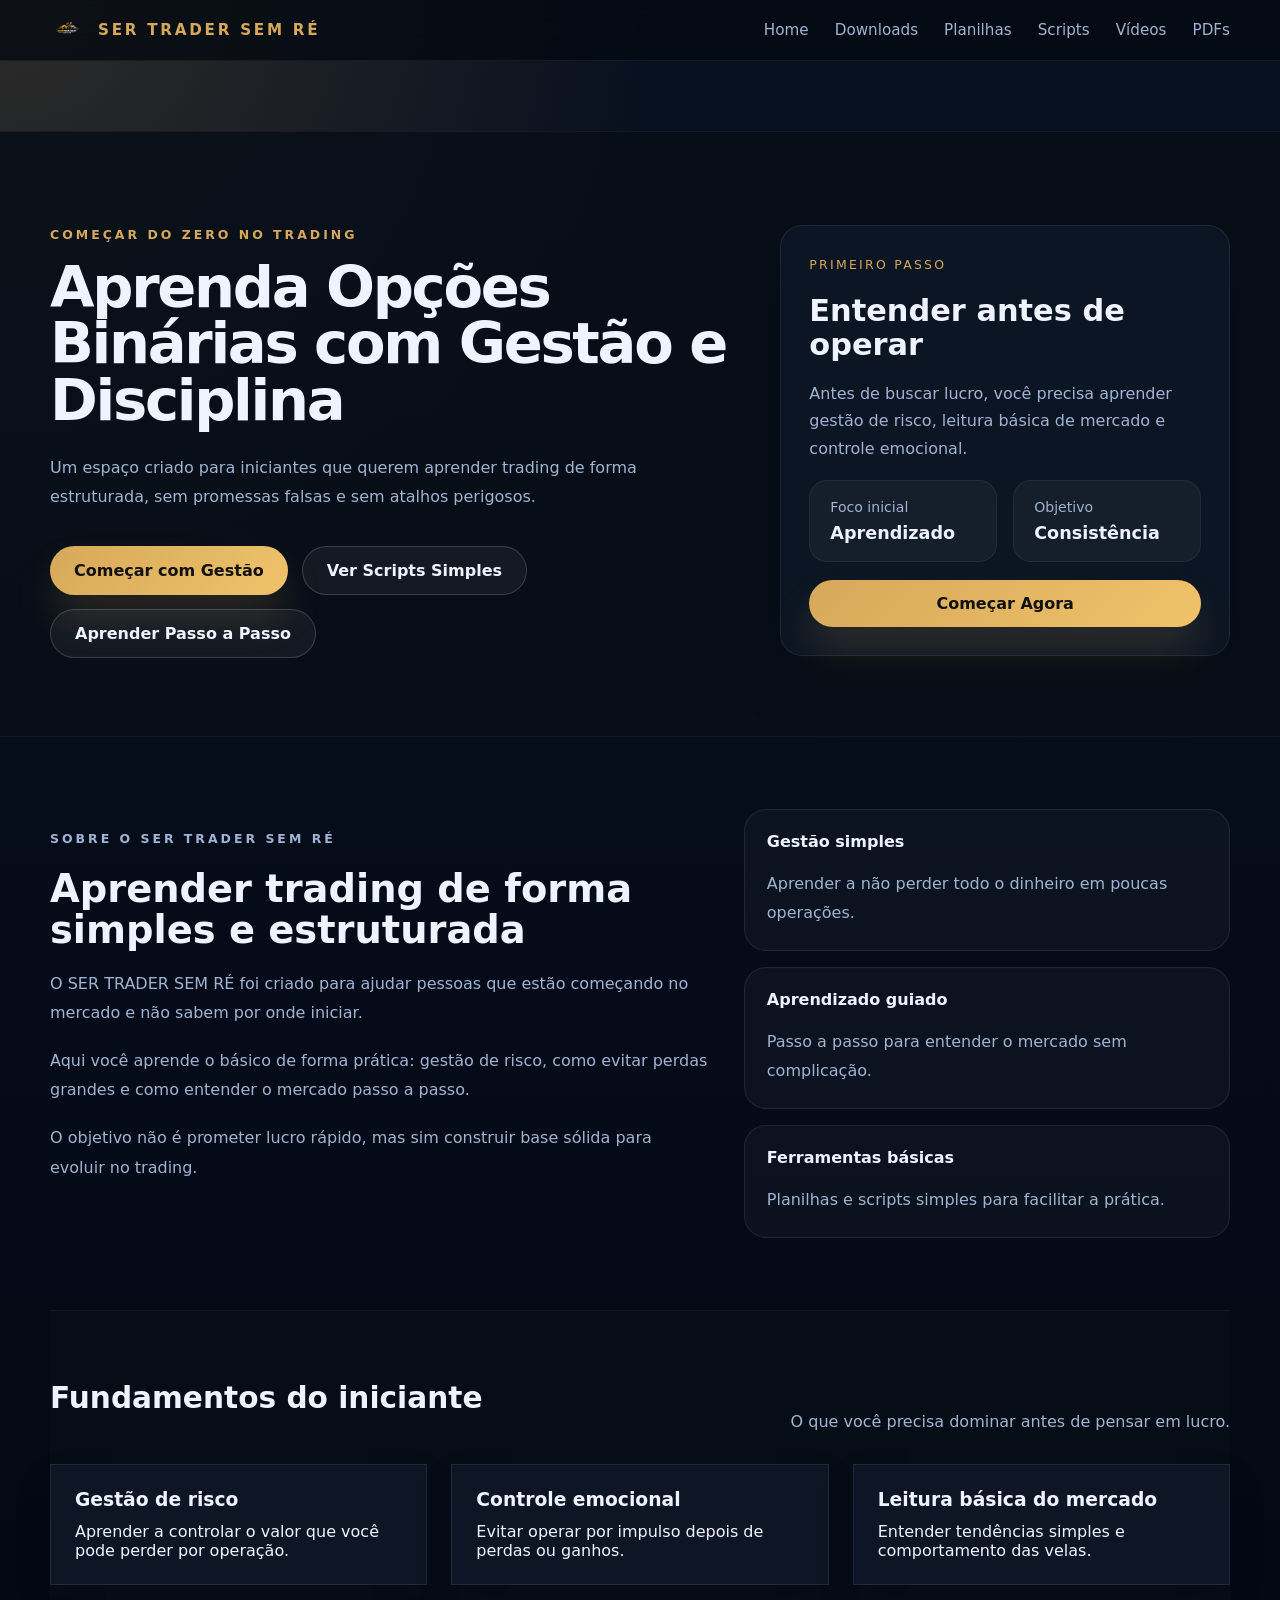
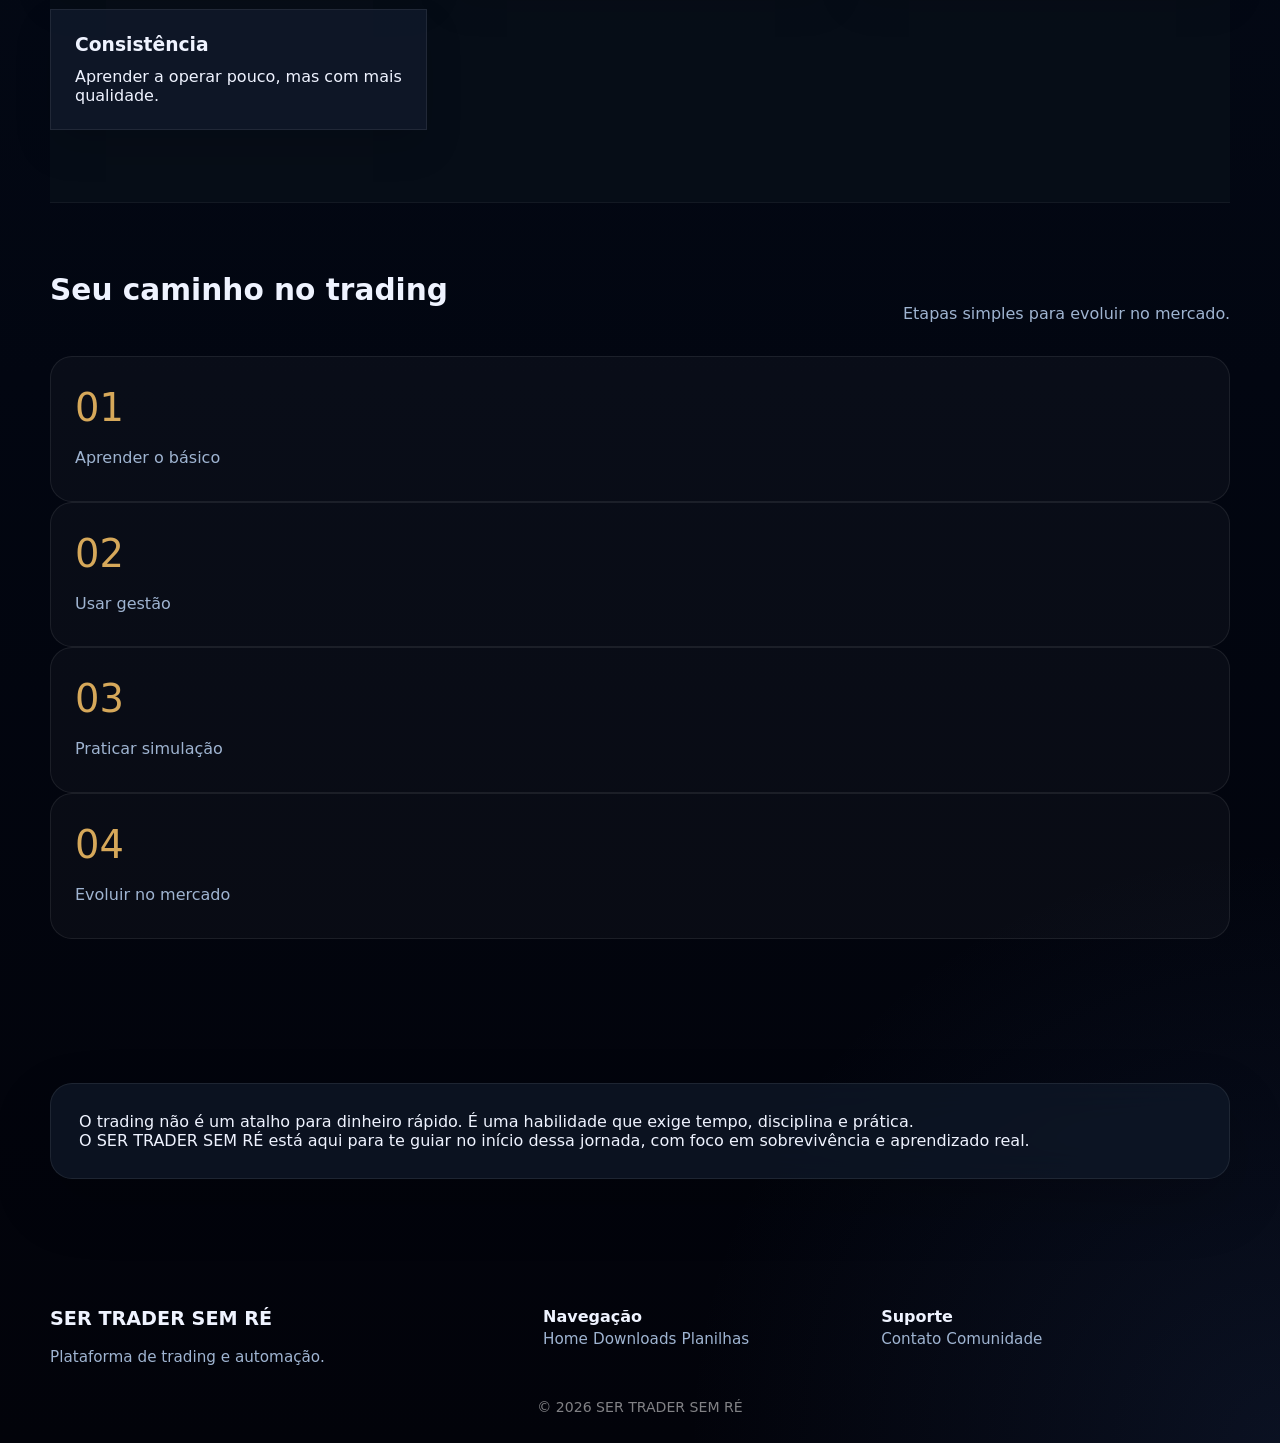
<file: index.html>
﻿<!DOCTYPE html>
<html lang="pt-BR">
<head>
  <meta charset="UTF-8">
  <meta name="viewport" content="width=device-width, initial-scale=1.0">
  <title>SER TRADER SEM RÉ | Aprender Trading do Zero</title>
  <link rel="icon" href="assets/img/logo.png">
  <link rel="stylesheet" href="assets/css/style.css">
</head>

<body>

  <div id="loader" class="loader">
    <div class="spinner"></div>
  </div>

  <!-- HEADER -->
  <div id="header"></div>

  <script>
    fetch("header.html")
      .then(res => res.text())
      .then(data => {
        document.getElementById("header").innerHTML = data;
      });
  </script>

  <main>

    <!-- HERO: INICIANTE -->
    <section class="hero section-dark">
      <div class="container hero-grid">

        <div class="hero-copy">
          <span class="eyebrow">COMEÇAR DO ZERO NO TRADING</span>

          <h1>Aprenda Opções Binárias com Gestão e Disciplina</h1>

          <p>
            Um espaço criado para iniciantes que querem aprender trading de forma estruturada, 
            sem promessas falsas e sem atalhos perigosos.
          </p>

          <div class="hero-actions">
            <a href="planilhas.html" class="btn btn-gold">Começar com Gestão</a>
            <a href="scripts.html" class="btn btn-outline">Ver Scripts Simples</a>
            <a href="videos.html" class="btn btn-outline">Aprender Passo a Passo</a>
          </div>
        </div>

        <aside class="hero-panel glass-card">
          <div class="highlight-card">

            <p class="label">Primeiro Passo</p>

            <h2>Entender antes de operar</h2>

            <p>
              Antes de buscar lucro, você precisa aprender gestão de risco, leitura básica de mercado e controle emocional.
            </p>

            <div class="stats-row">
              <div>
                <span>Foco inicial</span>
                <strong>Aprendizado</strong>
              </div>

              <div>
                <span>Objetivo</span>
                <strong>Consistência</strong>
              </div>
            </div>

            <a href="planilhas.html" class="btn btn-gold btn-full">Começar Agora</a>

          </div>
        </aside>

      </div>
    </section>

    <!-- SOBRE O PROJETO -->
    <section class="section container about-section">

      <div class="about-grid">

        <div>
          <p class="eyebrow">Sobre o SER TRADER SEM RÉ</p>

          <h2>Aprender trading de forma simples e estruturada</h2>

          <p>
            O SER TRADER SEM RÉ foi criado para ajudar pessoas que estão começando no mercado e não sabem por onde iniciar.
          </p>

          <p>
            Aqui você aprende o básico de forma prática: gestão de risco, como evitar perdas grandes e como entender o mercado passo a passo.
          </p>

          <p>
            O objetivo não é prometer lucro rápido, mas sim construir base sólida para evoluir no trading.
          </p>
        </div>

        <div class="about-points">

          <div class="point">
            <strong>Gestão simples</strong>
            <p>Aprender a não perder todo o dinheiro em poucas operações.</p>
          </div>

          <div class="point">
            <strong>Aprendizado guiado</strong>
            <p>Passo a passo para entender o mercado sem complicação.</p>
          </div>

          <div class="point">
            <strong>Ferramentas básicas</strong>
            <p>Planilhas e scripts simples para facilitar a prática.</p>
          </div>

        </div>

      </div>

    </section>

    <!-- FUNDAMENTOS -->
    <section class="section section-dark container">

      <div class="section-title-row">
        <h2>Fundamentos do iniciante</h2>
        <p>O que você precisa dominar antes de pensar em lucro.</p>
      </div>

      <div class="grid card-grid">

        <article class="mini-card">
          <h3>Gestão de risco</h3>
          <p>Aprender a controlar o valor que você pode perder por operação.</p>
        </article>

        <article class="mini-card">
          <h3>Controle emocional</h3>
          <p>Evitar operar por impulso depois de perdas ou ganhos.</p>
        </article>

        <article class="mini-card">
          <h3>Leitura básica do mercado</h3>
          <p>Entender tendências simples e comportamento das velas.</p>
        </article>

        <article class="mini-card">
          <h3>Consistência</h3>
          <p>Aprender a operar pouco, mas com mais qualidade.</p>
        </article>

      </div>

    </section>

    <!-- CAMINHO -->
    <section class="section container">

      <div class="section-title-row">
        <h2>Seu caminho no trading</h2>
        <p>Etapas simples para evoluir no mercado.</p>
      </div>

      <div class="stats-grid">

        <div class="stat-card">
          <span>01</span>
          <p>Aprender o básico</p>
        </div>

        <div class="stat-card">
          <span>02</span>
          <p>Usar gestão</p>
        </div>

        <div class="stat-card">
          <span>03</span>
          <p>Praticar simulação</p>
        </div>

        <div class="stat-card">
          <span>04</span>
          <p>Evoluir no mercado</p>
        </div>

      </div>

    </section>

    <!-- FECHAMENTO -->
    <section class="section container">

      <div class="about-us-content glass-card p-4">

        <p>
          O trading não é um atalho para dinheiro rápido. É uma habilidade que exige tempo, disciplina e prática.
        </p>

        <p>
          O SER TRADER SEM RÉ está aqui para te guiar no início dessa jornada, com foco em sobrevivência e aprendizado real.
        </p>

      </div>

    </section>

  </main>

  <!-- FOOTER -->
  <div id="footer"></div>

  <script>
    fetch("footer.html")
      .then(res => res.text())
      .then(data => {
        document.getElementById("footer").innerHTML = data;
      });
  </script>

  <script src="assets/js/script.js"></script>

</body>
</html>
</file>
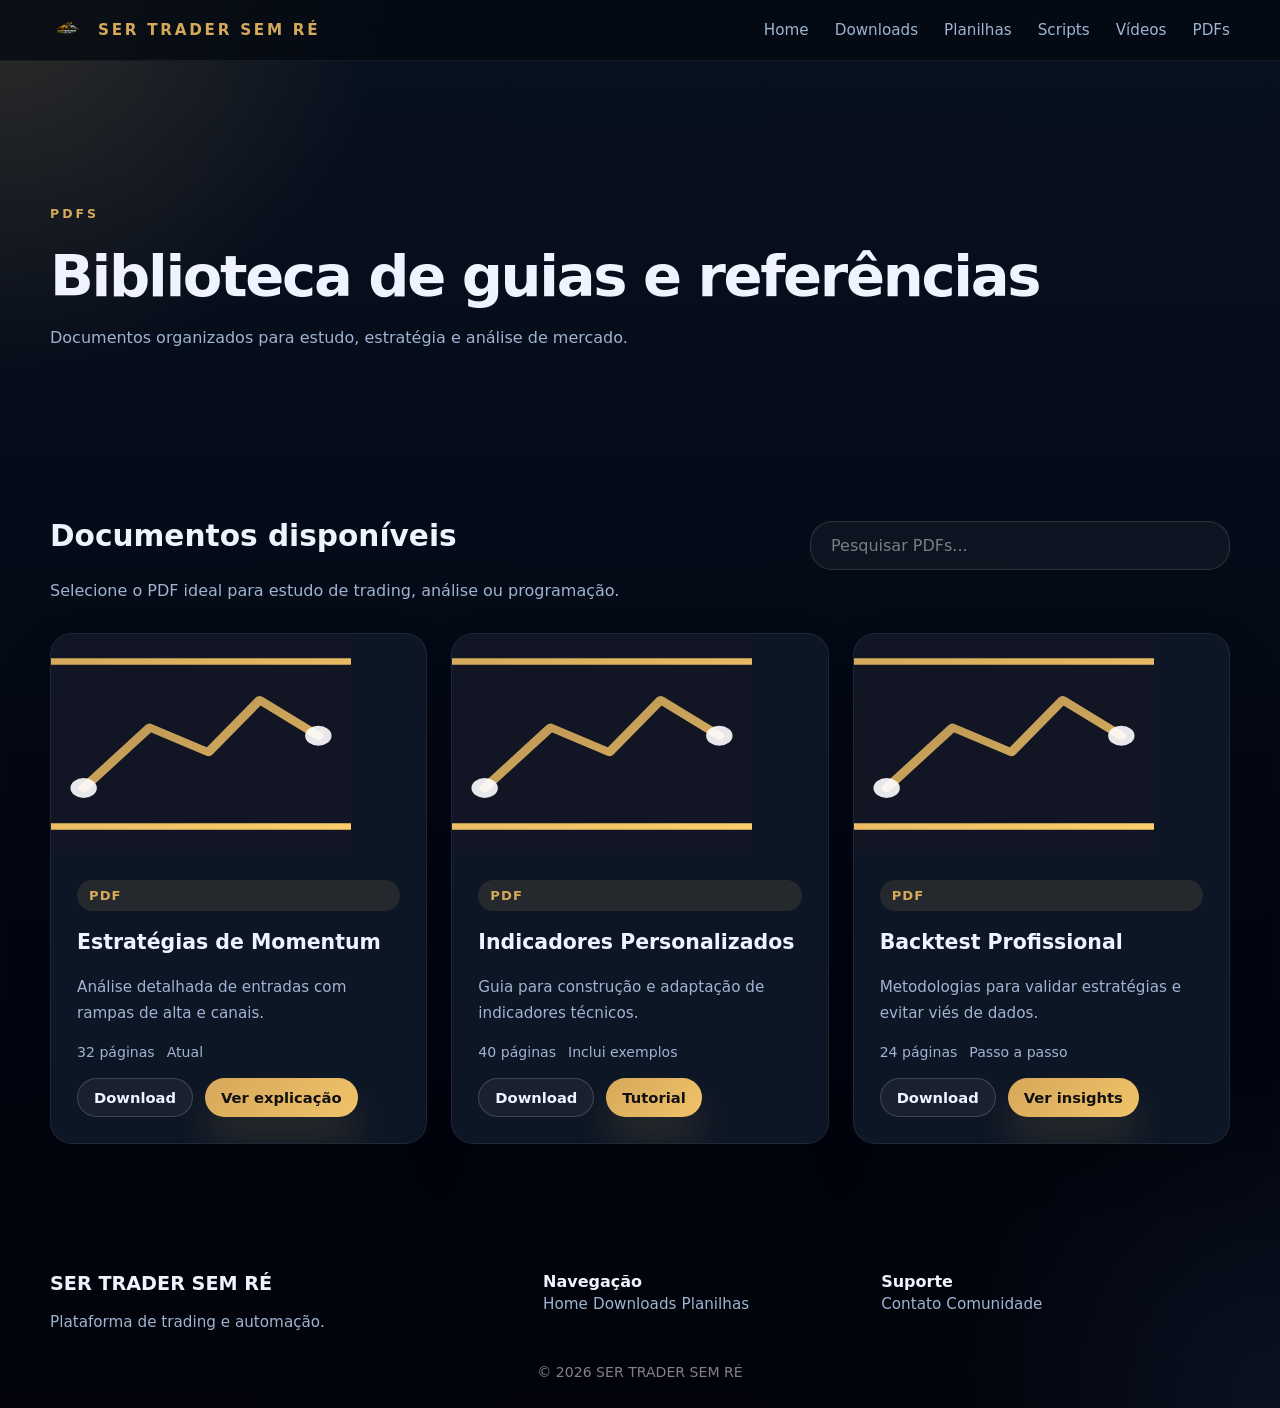
<file: pdfs.html>
<!DOCTYPE html>
<html lang="pt-BR">
<head>
  <meta charset="UTF-8">
  <meta name="viewport" content="width=device-width, initial-scale=1.0">
  <title>PDFs | SER TRADER SEM RÉ</title>
  <link rel="icon" href="assets/img/logo.png">
  <link rel="stylesheet" href="assets/css/style.css">
</head>
<body>
  <div id="loader" class="loader">
    <div class="spinner"></div>
  </div>
  <!-- Atualize apenas os href="#" para os links reais de download e tutorial. -->

  <div id="header"></div>

<script>
fetch("header.html")
  .then(res => res.text())
  .then(data => {
    document.getElementById("header").innerHTML = data;
  });
</script>
  <main>
    <section class="section container page-intro">
      <span class="eyebrow">PDFs</span>
      <h1>Biblioteca de guias e referências</h1>
      <p>Documentos organizados para estudo, estratégia e análise de mercado.</p>
    </section>

    <section class="section container">
      <div class="section-title-row">
        <div>
          <h2>Documentos disponíveis</h2>
          <p>Selecione o PDF ideal para estudo de trading, análise ou programação.</p>
        </div>
        <input id="searchInput" type="search" placeholder="Pesquisar PDFs..." oninput="filterCards()">
      </div>
      <div class="grid card-grid">
        <article class="card" data-category="pdf">
          <img src="assets/img/placeholder.svg" alt="PDF estratégias" class="card-img">
          <div class="card-body">
            <span class="tag">PDF</span>
            <h3>Estratégias de Momentum</h3>
            <p>Análise detalhada de entradas com rampas de alta e canais.</p>
            <ul class="card-meta">
              <li>32 páginas</li>
              <li>Atual</li>
            </ul>
            <div class="card-actions">
              <a href="#" class="btn btn-outline small">Download</a>
              <a href="#" class="btn btn-gold small">Ver explicação</a>
            </div>
          </div>
        </article>

        <article class="card" data-category="pdf">
          <img src="assets/img/placeholder.svg" alt="PDF indicadores" class="card-img">
          <div class="card-body">
            <span class="tag">PDF</span>
            <h3>Indicadores Personalizados</h3>
            <p>Guia para construção e adaptação de indicadores técnicos.</p>
            <ul class="card-meta">
              <li>40 páginas</li>
              <li>Inclui exemplos</li>
            </ul>
            <div class="card-actions">
              <a href="#" class="btn btn-outline small">Download</a>
              <a href="#" class="btn btn-gold small">Tutorial</a>
            </div>
          </div>
        </article>

        <article class="card" data-category="pdf">
          <img src="assets/img/placeholder.svg" alt="PDF backtest" class="card-img">
          <div class="card-body">
            <span class="tag">PDF</span>
            <h3>Backtest Profissional</h3>
            <p>Metodologias para validar estratégias e evitar viés de dados.</p>
            <ul class="card-meta">
              <li>24 páginas</li>
              <li>Passo a passo</li>
            </ul>
            <div class="card-actions">
              <a href="#" class="btn btn-outline small">Download</a>
              <a href="videos.html" class="btn btn-gold small">Ver insights</a>
            </div>
          </div>
        </article>
      </div>
    </section>
  </main>

  <button id="topButton" class="back-to-top" onclick="scrollToTop()" aria-label="Voltar ao topo">↑</button>

<div id="footer"></div>

<script>
fetch("footer.html")
  .then(res => res.text())
  .then(data => {
    document.getElementById("footer").innerHTML = data;
  });
</script>

  <script src="assets/js/script.js"></script>
</body>
</html>
</file>
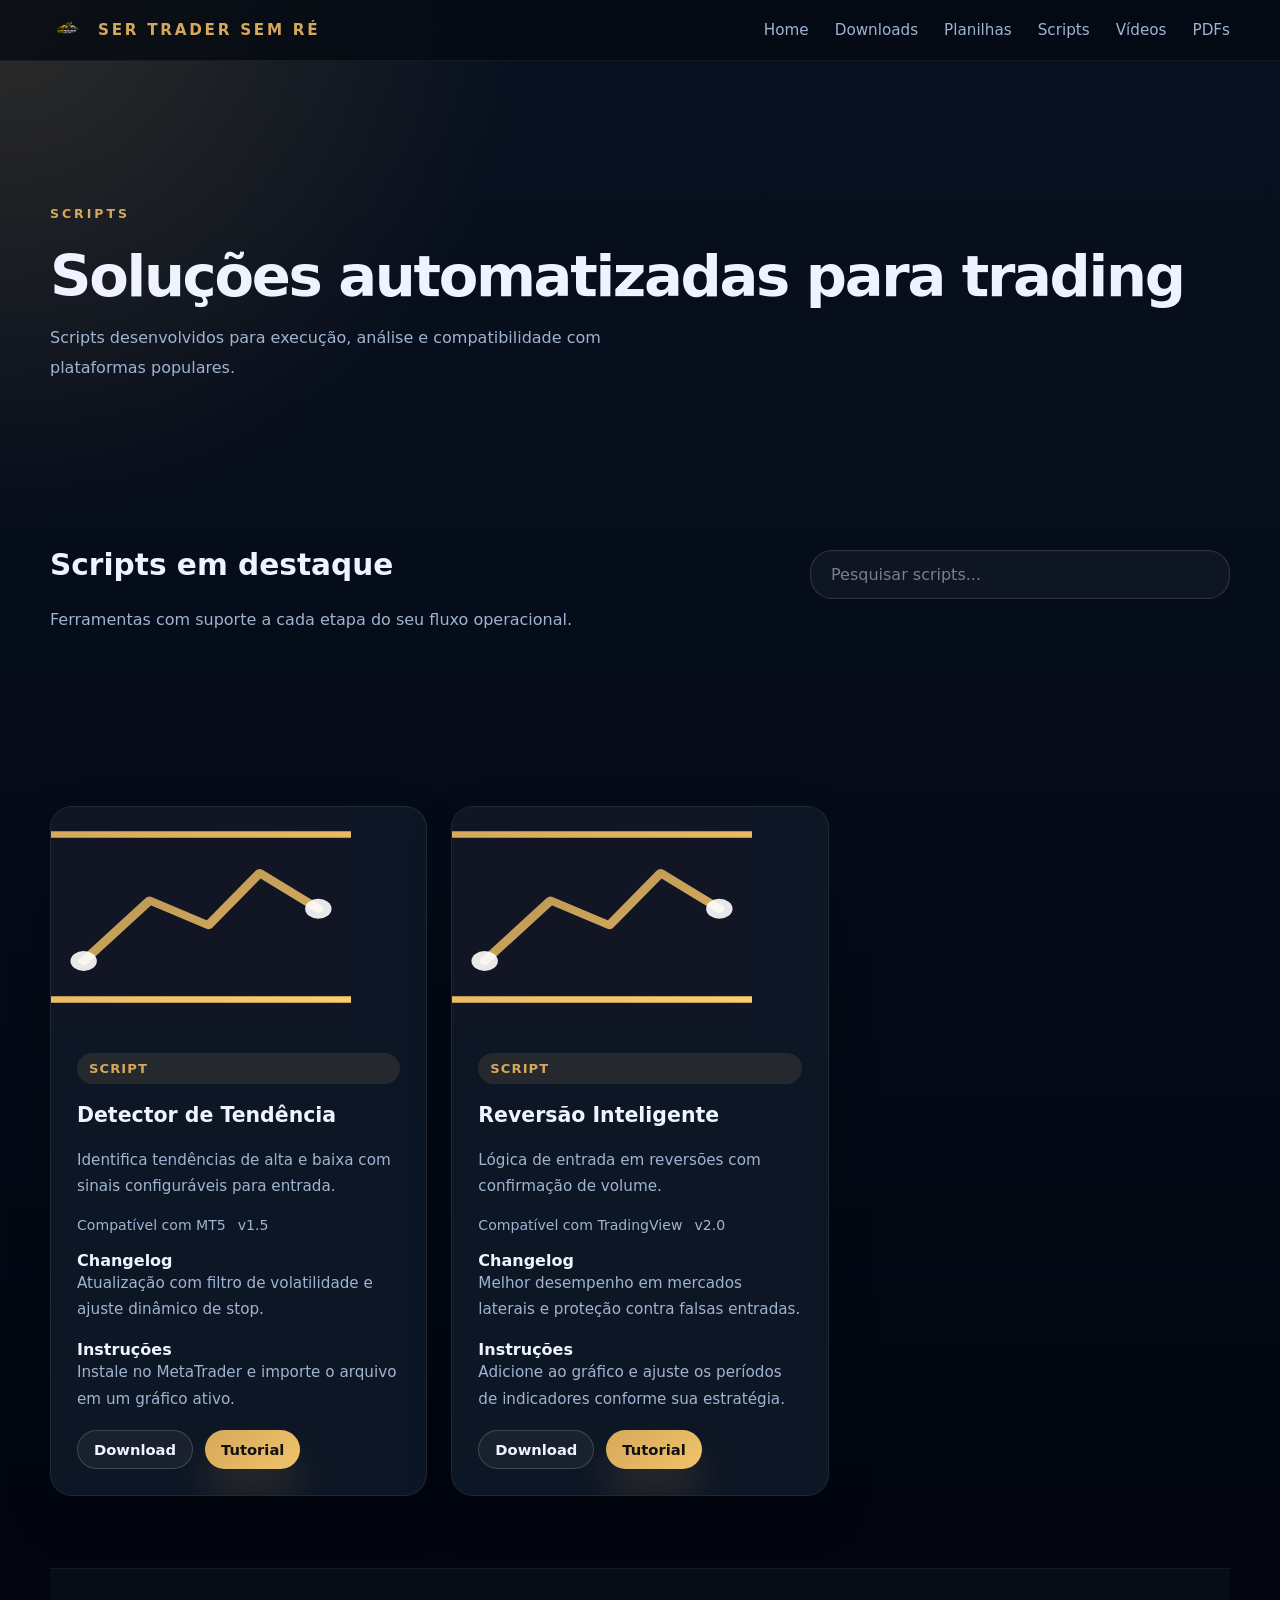
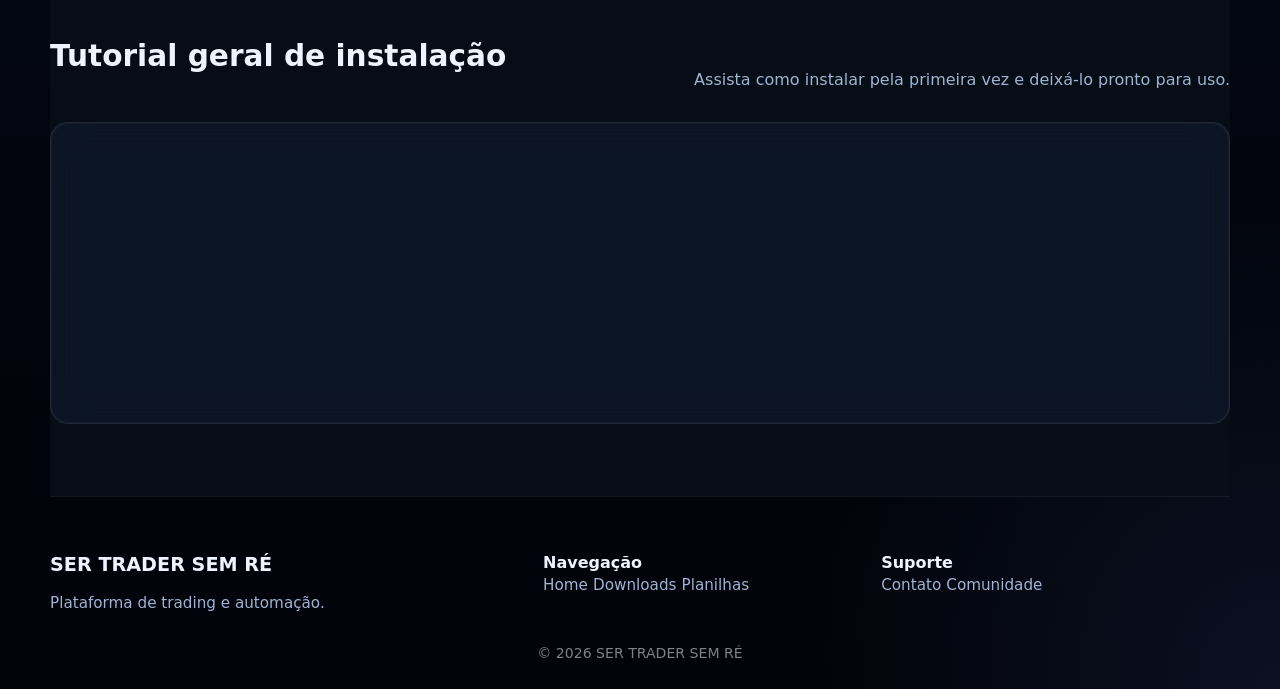
<file: scripts.html>
<!DOCTYPE html>
<html lang="pt-BR">
<head>
  <meta charset="UTF-8">
  <meta name="viewport" content="width=device-width, initial-scale=1.0">
  <title>Scripts | SER TRADER SEM RÉ</title>
  <link rel="icon" href="assets/img/logo.png">
  <link rel="stylesheet" href="assets/css/style.css">
</head>
<body>
  <div id="loader" class="loader">
    <div class="spinner"></div>
  </div>
  <!-- Atualize apenas os href="#" para os links reais de download e tutorial. -->

  <div id="header"></div>

<script>
fetch("header.html")
  .then(res => res.text())
  .then(data => {
    document.getElementById("header").innerHTML = data;
  });
</script>

  <main>
    <section class="section container page-intro">
      <span class="eyebrow">Scripts</span>
      <h1>Soluções automatizadas para trading</h1>
      <p>Scripts desenvolvidos para execução, análise e compatibilidade com plataformas populares.</p>
    </section>

    <section class="section container">
      <div class="section-title-row">
        <div>
          <h2>Scripts em destaque</h2>
          <p>Ferramentas com suporte a cada etapa do seu fluxo operacional.</p>
        </div>
        <input id="searchInput" type="search" placeholder="Pesquisar scripts..." oninput="filterCards()">
      </div>
    </section>

    <section class="section container">
      <div class="grid card-grid">
        <article class="card" data-category="script">
          <img src="assets/img/placeholder.svg" alt="Script de tendência" class="card-img">
          <div class="card-body">
            <span class="tag">Script</span>
            <h3>Detector de Tendência</h3>
            <p>Identifica tendências de alta e baixa com sinais configuráveis para entrada.</p>
            <ul class="card-meta">
              <li>Compatível com MT5</li>
              <li>v1.5</li>
            </ul>
            <div class="detail-block">
              <strong>Changelog</strong>
              <p>Atualização com filtro de volatilidade e ajuste dinâmico de stop.</p>
            </div>
            <div class="detail-block">
              <strong>Instruções</strong>
              <p>Instale no MetaTrader e importe o arquivo em um gráfico ativo.</p>
            </div>
            <div class="card-actions">
              <a href="#" class="btn btn-outline small">Download</a>
              <a href="#" class="btn btn-gold small">Tutorial</a>
            </div>
          </div>
        </article>

        <article class="card" data-category="script">
          <img src="assets/img/placeholder.svg" alt="Script de reversão" class="card-img">
          <div class="card-body">
            <span class="tag">Script</span>
            <h3>Reversão Inteligente</h3>
            <p>Lógica de entrada em reversões com confirmação de volume.</p>
            <ul class="card-meta">
              <li>Compatível com TradingView</li>
              <li>v2.0</li>
            </ul>
            <div class="detail-block">
              <strong>Changelog</strong>
              <p>Melhor desempenho em mercados laterais e proteção contra falsas entradas.</p>
            </div>
            <div class="detail-block">
              <strong>Instruções</strong>
              <p>Adicione ao gráfico e ajuste os períodos de indicadores conforme sua estratégia.</p>
            </div>
            <div class="card-actions">
              <a href="#" class="btn btn-outline small">Download</a>
              <a href="#" class="btn btn-gold small">Tutorial</a>
            </div>
          </div>
        </article>
      </div>
    </section>

    <section class="section section-dark container video-tutorials">
      <div class="section-title-row">
        <h2>Tutorial geral de instalação</h2>
        <p>Assista como instalar pela primeira vez e deixá-lo pronto para uso.</p>
      </div>
      <div class="video-wrapper glass-card">
        <iframe src="https://www.youtube.com/embed/VIDEO_ID_AQUI" title="Instalação de scripts" frameborder="0" allowfullscreen></iframe>
      </div>
    </section>
  </main>

  <button id="topButton" class="back-to-top" onclick="scrollToTop()" aria-label="Voltar ao topo">↑</button>

<div id="footer"></div>

<script>
fetch("footer.html")
  .then(res => res.text())
  .then(data => {
    document.getElementById("footer").innerHTML = data;
  });
</script>

  <script src="assets/js/script.js"></script>
</body>
</html>
</file>
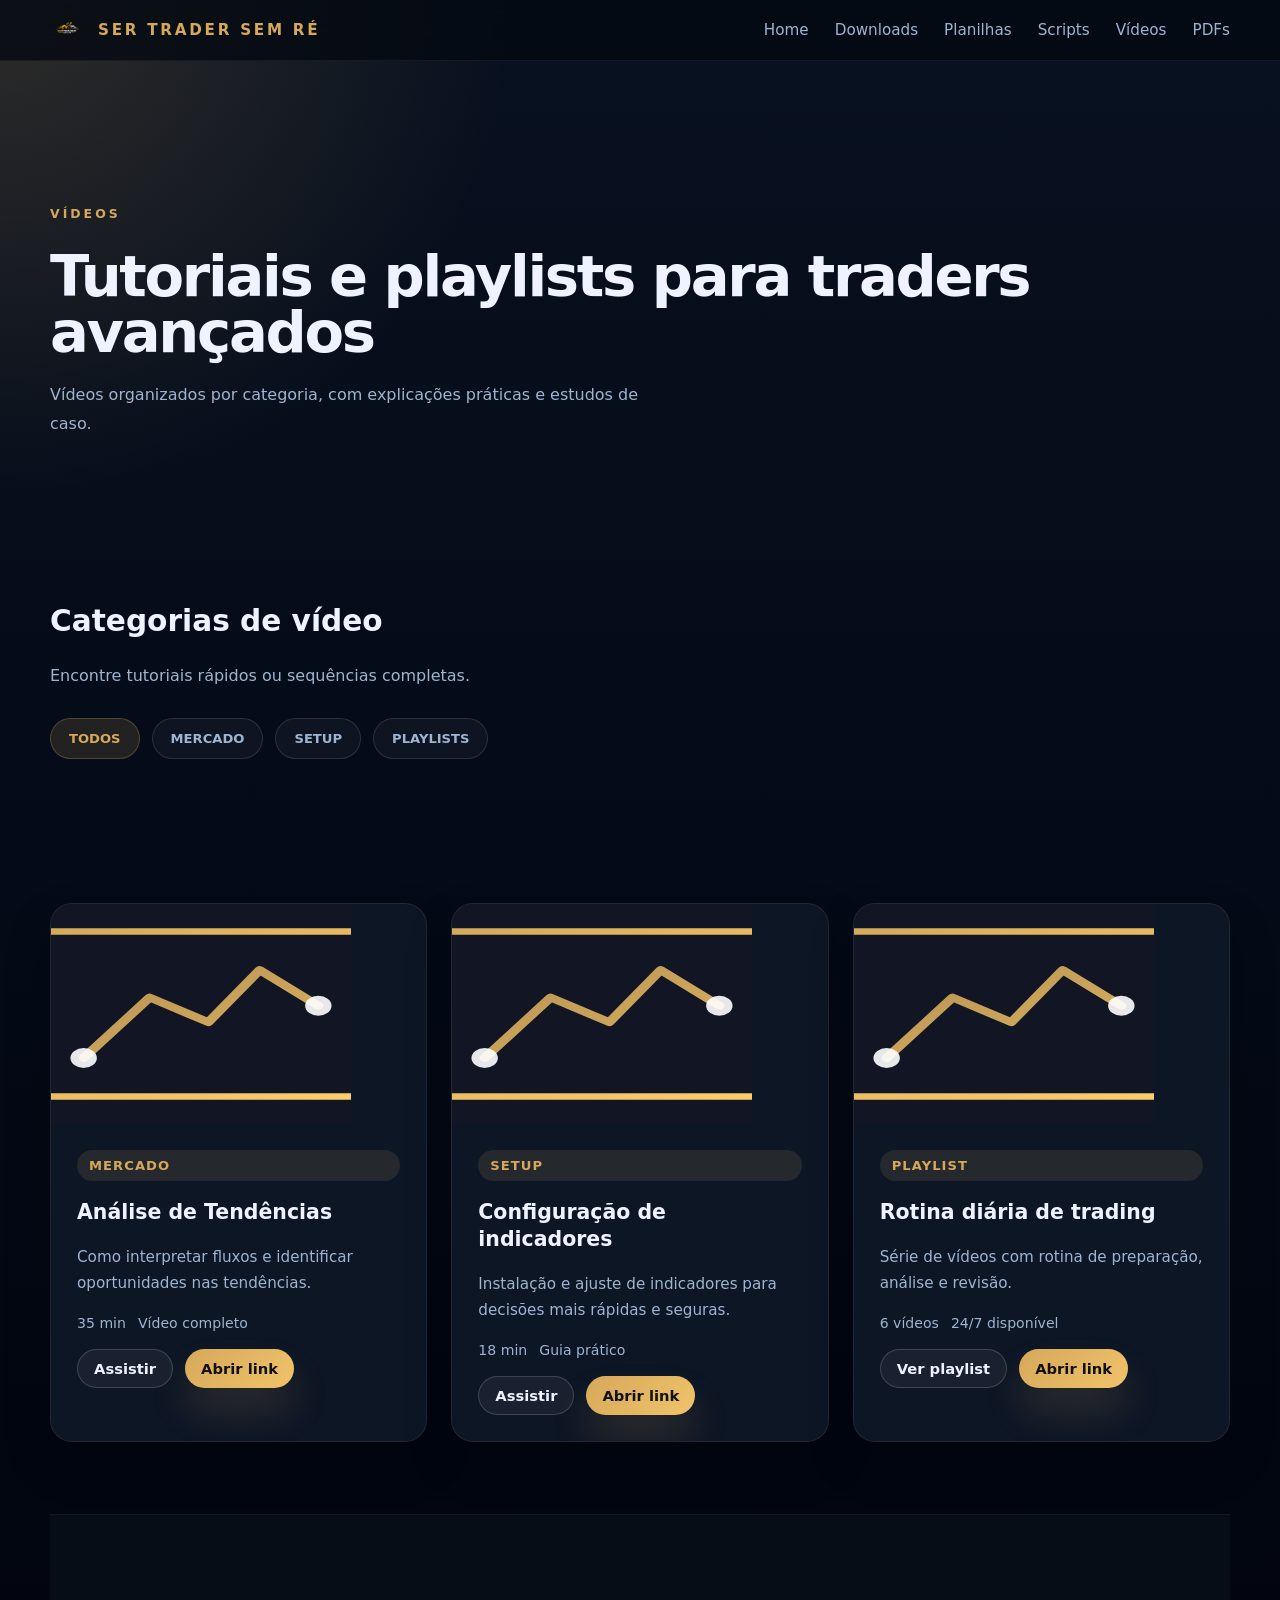
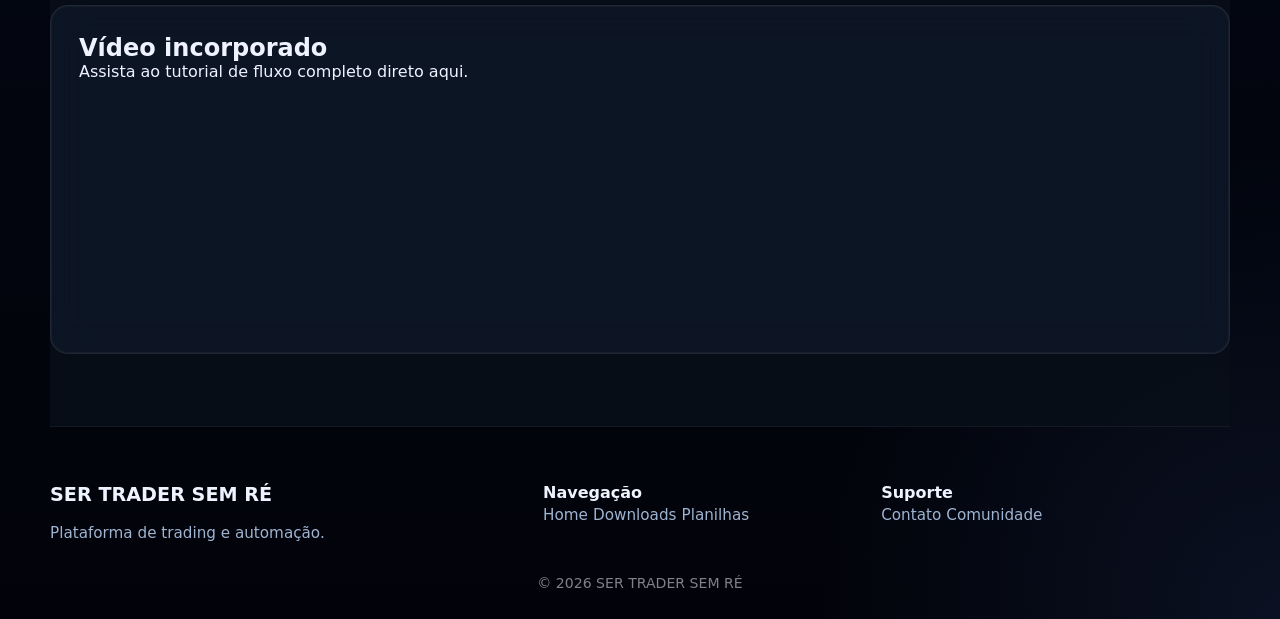
<file: videos.html>
<!DOCTYPE html>
<html lang="pt-BR">
<head>
  <meta charset="UTF-8">
  <meta name="viewport" content="width=device-width, initial-scale=1.0">
  <title>Vídeos | SER TRADER SEM RÉ</title>
  <link rel="icon" href="assets/img/logo.png">
  <link rel="stylesheet" href="assets/css/style.css">
</head>
<body>
  <div id="loader" class="loader">
    <div class="spinner"></div>
  </div>
  <!-- Atualize apenas os href="#" para os links reais de download e tutorial. -->

  <div id="header"></div>

<script>
fetch("header.html")
  .then(res => res.text())
  .then(data => {
    document.getElementById("header").innerHTML = data;
  });
</script>
  <main>
    <section class="section container page-intro">
      <span class="eyebrow">Vídeos</span>
      <h1>Tutoriais e playlists para traders avançados</h1>
      <p>Vídeos organizados por categoria, com explicações práticas e estudos de caso.</p>
    </section>

    <section class="section container" id="searchArea">
      <div class="section-title-row">
        <div>
          <h2>Categorias de vídeo</h2>
          <p>Encontre tutoriais rápidos ou sequências completas.</p>
        </div>
      </div>
      <div class="category-chips">
        <button class="chip active" data-filter="all" onclick="setCategory('all')">Todos</button>
        <button class="chip" data-filter="market" onclick="setCategory('market')">Mercado</button>
        <button class="chip" data-filter="setup" onclick="setCategory('setup')">Setup</button>
        <button class="chip" data-filter="playlist" onclick="setCategory('playlist')">Playlists</button>
      </div>
    </section>

    <section class="section container">
      <div class="grid card-grid">
        <article class="card" data-category="market">
          <img src="assets/img/placeholder.svg" alt="Vídeo mercado" class="card-img">
          <div class="card-body">
            <span class="tag">Mercado</span>
            <h3>Análise de Tendências</h3>
            <p>Como interpretar fluxos e identificar oportunidades nas tendências.</p>
            <ul class="card-meta">
              <li>35 min</li>
              <li>Vídeo completo</li>
            </ul>
            <div class="card-actions">
              <a href="#" class="btn btn-outline small">Assistir</a>
              <a href="#" class="btn btn-gold small">Abrir link</a>
            </div>
          </div>
        </article>

        <article class="card" data-category="setup">
          <img src="assets/img/placeholder.svg" alt="Vídeo setup" class="card-img">
          <div class="card-body">
            <span class="tag">Setup</span>
            <h3>Configuração de indicadores</h3>
            <p>Instalação e ajuste de indicadores para decisões mais rápidas e seguras.</p>
            <ul class="card-meta">
              <li>18 min</li>
              <li>Guia prático</li>
            </ul>
            <div class="card-actions">
              <a href="#" class="btn btn-outline small">Assistir</a>
              <a href="#" class="btn btn-gold small">Abrir link</a>
            </div>
          </div>
        </article>

        <article class="card" data-category="playlist">
          <img src="assets/img/placeholder.svg" alt="Playlist" class="card-img">
          <div class="card-body">
            <span class="tag">Playlist</span>
            <h3>Rotina diária de trading</h3>
            <p>Série de vídeos com rotina de preparação, análise e revisão.</p>
            <ul class="card-meta">
              <li>6 vídeos</li>
              <li>24/7 disponível</li>
            </ul>
            <div class="card-actions">
              <a href="#" class="btn btn-outline small">Ver playlist</a>
              <a href="#" class="btn btn-gold small">Abrir link</a>
            </div>
          </div>
        </article>
      </div>
    </section>

    <section class="section section-dark container featured-video">
      <div class="glass-card video-wrapper">
        <h2>Vídeo incorporado</h2>
        <p>Assista ao tutorial de fluxo completo direto aqui.</p>
        <iframe src="https://www.youtube.com/embed/VIDEO_ID_AQUI" title="Tutorial incorporado" frameborder="0" allowfullscreen></iframe>
      </div>
    </section>
  </main>

  <button id="topButton" class="back-to-top" onclick="scrollToTop()" aria-label="Voltar ao topo">↑</button>

<div id="footer"></div>

<script>
fetch("footer.html")
  .then(res => res.text())
  .then(data => {
    document.getElementById("footer").innerHTML = data;
  });
</script>

  <script src="assets/js/script.js"></script>
</body>
</html>
</file>
<file: assets/css/style.css>
﻿:root {
  --bg: #040911;
  --surface: rgba(15, 24, 40, 0.94);
  --surface-2: rgba(8, 11, 20, 0.98);
  --surface-soft: rgba(18, 30, 48, 0.88);
  --text: #eff3ff;
  --muted: #9fb4d1;
  --accent: #d6a85a;
  --accent-2: #f0c36a;
  --border: rgba(255, 255, 255, 0.08);
  --shadow: 0 24px 72px rgba(0, 0, 0, 0.28);
}

* {
  margin: 0;
  padding: 0;
  box-sizing: border-box;
}

html {
  scroll-behavior: smooth;
}

body {
  font-family: Inter, system-ui, -apple-system, BlinkMacSystemFont, 'Segoe UI', sans-serif;
  color: var(--text);
  min-height: 100vh;
  background: radial-gradient(circle at top left, rgba(214, 168, 90, 0.18), transparent 20%),
              radial-gradient(circle at bottom right, rgba(63, 103, 179, 0.14), transparent 18%),
              linear-gradient(180deg, #081120 0%, #020611 65%, #02030a 100%);
}

::selection {
  background: rgba(214, 168, 90, 0.24);
  color: #fff;
}

img {
  display: block;
  max-width: 100%;
}

a {
  color: inherit;
  text-decoration: none;
}

button,
input,
select {
  font: inherit;
}

button {
  cursor: pointer;
}

.container {
  width: min(1180px, 94%);
  margin: 0 auto;
}

.topbar {
  position: sticky;
  top: 0;
  width: 100%;
  z-index: 60;
  background: rgba(4, 9, 17, 0.78);
  border-bottom: 1px solid rgba(255, 255, 255, 0.06);
  backdrop-filter: blur(18px);
}

.topbar.shadow {
  box-shadow: 0 14px 45px rgba(0, 0, 0, 0.18);
}

.header-inner {
  display: flex;
  align-items: center;
  justify-content: space-between;
  gap: 20px;
  padding: 18px 0;
}

.brand {
  display: inline-flex;
  align-items: center;
  gap: 12px;
  font-weight: 700;
  letter-spacing: 0.18em;
  text-transform: uppercase;
  color: var(--accent);
  font-size: 0.95rem;
}

.logo-header {
  width: 36px;
  height: auto;
}

.navbar {
  display: flex;
  gap: 26px;
  align-items: center;
}

.navbar.show {
  display: block;
  position: absolute;
  right: 20px;
  top: 74px;
  width: calc(100% - 40px);
  background: rgba(8, 14, 28, 0.96);
  border: 1px solid rgba(255, 255, 255, 0.08);
  border-radius: 18px;
  padding: 20px;
}

.navbar.show a {
  display: block;
  margin-bottom: 10px;
}

.navbar a {
  color: var(--muted);
  font-size: 0.95rem;
  transition: color 0.25s ease, transform 0.25s ease;
}

.navbar a:hover,
.navbar a:focus-visible {
  color: var(--accent);
  transform: translateY(-1px);
}

.menu-toggle {
  display: none;
  border: 1px solid var(--border);
  background: rgba(255, 255, 255, 0.04);
  color: var(--text);
  border-radius: 14px;
  padding: 10px 14px;
  transition: background 0.25s ease, border-color 0.25s ease;
}

.menu-toggle:hover,
.menu-toggle:focus-visible {
  background: rgba(214, 168, 90, 0.12);
  border-color: rgba(214, 168, 90, 0.24);
}

main {
  padding-top: 70px;
}

.section {
  padding: 72px 0;
}

.section-dark {
  background: rgba(8, 14, 24, 0.86);
  border-top: 1px solid rgba(255, 255, 255, 0.05);
  border-bottom: 1px solid rgba(255, 255, 255, 0.05);
}

.hero {
  padding: 92px 0 78px;
}

.hero-grid {
  display: grid;
  grid-template-columns: 1.45fr 0.95fr;
  gap: 44px;
  align-items: center;
}

.hero-copy {
  max-width: 700px;
}

.eyebrow {
  display: inline-flex;
  margin-bottom: 18px;
  font-size: 0.78rem;
  font-weight: 700;
  letter-spacing: 0.24em;
  text-transform: uppercase;
  color: var(--accent);
}

.hero-copy h1,
.page-intro h1 {
  font-size: clamp(3rem, 4.5vw, 4.8rem);
  line-height: 0.98;
  letter-spacing: -0.04em;
}

.hero-copy p,
.page-intro p,
.section-title-row p {
  margin-top: 24px;
  max-width: 620px;
  color: var(--muted);
  font-size: 1rem;
  line-height: 1.82;
}

.hero-actions {
  display: flex;
  flex-wrap: wrap;
  gap: 14px;
  margin-top: 34px;
}

.page-intro {
  margin-bottom: 24px;
}

.page-intro .eyebrow {
  margin-bottom: 16px;
}

.page-intro h1 {
  margin-top: 12px;
}

.page-intro p {
  margin-top: 18px;
}

.btn {
  display: inline-flex;
  align-items: center;
  justify-content: center;
  gap: 10px;
  padding: 14px 24px;
  border-radius: 999px;
  font-weight: 700;
  transition: transform 0.24s ease, box-shadow 0.24s ease, background 0.24s ease;
}

.btn:hover,
.btn:focus-visible {
  transform: translateY(-2px);
}

.btn-gold {
  color: #111;
  background: linear-gradient(135deg, var(--accent), var(--accent-2));
  box-shadow: 0 24px 38px rgba(214, 168, 90, 0.16);
}

.btn-outline {
  border: 1px solid rgba(255, 255, 255, 0.16);
  color: var(--text);
  background: rgba(255, 255, 255, 0.05);
}

.btn-full {
  width: 100%;
}

.btn.small {
  padding: 10px 16px;
  font-size: 0.92rem;
}

.glass-card,
.glass-panel,
.card,
.stat-card,
.highlight-card,
.footer-grid > div,
.about-points .point,
input[type="search"],
.chip {
  border-radius: 22px;
}

.glass-card,
.glass-panel {
  background: rgba(15, 24, 40, 0.76);
  border: 1px solid rgba(255, 255, 255, 0.08);
  box-shadow: 0 24px 60px rgba(0, 0, 0, 0.18);
  backdrop-filter: blur(18px);
  padding: 28px;
}

.highlight-card {
  display: grid;
  gap: 18px;
}

.highlight-card .label,
.video-block .label {
  text-transform: uppercase;
  color: var(--accent);
  letter-spacing: 0.18em;
  font-size: 0.78rem;
}

.highlight-card h2,
.feature-grid h2,
.video-block h2 {
  font-size: 1.9rem;
  line-height: 1.12;
}

.highlight-card p,
.video-block p,
.feature-grid p {
  color: var(--muted);
  line-height: 1.72;
}

.stats-row {
  display: grid;
  gap: 16px;
  grid-template-columns: repeat(2, minmax(0, 1fr));
}

.stats-row div {
  background: rgba(255, 255, 255, 0.04);
  border: 1px solid rgba(255, 255, 255, 0.06);
  padding: 18px 20px;
  border-radius: 18px;
}

.stats-row span {
  display: block;
  color: var(--muted);
  font-size: 0.88rem;
  margin-bottom: 8px;
}

.stats-row strong {
  display: block;
  font-size: 1.1rem;
}

.section-title-row {
  display: flex;
  align-items: flex-start;
  justify-content: space-between;
  gap: 22px;
  flex-wrap: wrap;
  margin-bottom: 28px;
}

.section-title-row h2 {
  font-size: clamp(1.85rem, 2.3vw, 2.4rem);
  line-height: 1.05;
}

.section-title-row p {
  max-width: 620px;
}

.search-row {
  display: flex;
  justify-content: space-between;
  gap: 24px;
  flex-wrap: wrap;
  align-items: center;
  margin-bottom: 24px;
}

input[type="search"] {
  min-width: 320px;
  max-width: 420px;
  width: 100%;
  outline: none;
  border: 1px solid rgba(255, 255, 255, 0.12);
  background: rgba(255, 255, 255, 0.04);
  color: var(--text);
  padding: 14px 20px;
  box-shadow: inset 0 0 0 1px rgba(255, 255, 255, 0.02);
}

input[type="search"]::placeholder {
  color: rgba(255, 255, 255, 0.45);
}

.category-chips {
  display: flex;
  flex-wrap: wrap;
  gap: 12px;
}

.chip {
  border: 1px solid rgba(255, 255, 255, 0.12);
  background: rgba(255, 255, 255, 0.04);
  color: var(--muted);
  padding: 12px 18px;
  text-transform: uppercase;
  font-size: 0.82rem;
  font-weight: 700;
  transition: background 0.24s ease, border-color 0.24s ease, color 0.24s ease;
}

.chip:hover,
.chip.active {
  background: rgba(214, 168, 90, 0.14);
  border-color: rgba(214, 168, 90, 0.28);
  color: var(--accent);
}

.grid {
  display: grid;
  gap: 24px;
}

.card-grid {
  grid-template-columns: repeat(3, minmax(0, 1fr));
}

.card {
  background: rgba(15, 24, 40, 0.92);
  border: 1px solid rgba(255, 255, 255, 0.08);
  box-shadow: 0 22px 48px rgba(0, 0, 0, 0.18);
  overflow: hidden;
  transition: transform 0.3s ease, border-color 0.3s ease, box-shadow 0.3s ease;
}

.card:hover {
  transform: translateY(-6px);
  border-color: rgba(214, 168, 90, 0.26);
  box-shadow: 0 30px 70px rgba(0, 0, 0, 0.22);
}

.card-img {
  height: 220px;
  object-fit: cover;
  transition: transform 0.3s ease;
}

.card:hover .card-img {
  transform: scale(1.03);
}

.card-body {
  padding: 26px;
  display: grid;
  gap: 18px;
}

.tag {
  display: inline-flex;
  padding: 8px 12px;
  border-radius: 999px;
  background: rgba(214, 168, 90, 0.12);
  color: var(--accent);
  font-size: 0.82rem;
  font-weight: 700;
  letter-spacing: 0.08em;
  text-transform: uppercase;
}

.card h3 {
  font-size: 1.28rem;
  line-height: 1.32;
}

.card p {
  color: var(--muted);
  font-size: 0.95rem;
  line-height: 1.72;
}

.card-meta {
  display: flex;
  flex-wrap: wrap;
  gap: 12px;
  list-style: none;
  color: var(--muted);
  font-size: 0.88rem;
}

.card-actions {
  display: flex;
  flex-wrap: wrap;
  gap: 12px;
}

.stats-grid {
  grid-template-columns: repeat(4, minmax(0, 1fr));
}

.stat-card {
  background: rgba(255, 255, 255, 0.03);
  border: 1px solid rgba(255, 255, 255, 0.08);
  padding: 28px 24px;
  text-align: left;
  transition: transform 0.25s ease, box-shadow 0.25s ease;
}

.stat-card:hover {
  transform: translateY(-3px);
  box-shadow: 0 22px 40px rgba(0, 0, 0, 0.14);
}

.stat-card span {
  display: block;
  font-size: 2.4rem;
  margin-bottom: 14px;
  color: var(--accent);
}

.stat-card p {
  color: var(--muted);
  line-height: 1.8;
}

.about-grid {
  display: grid;
  grid-template-columns: 1.15fr 0.85fr;
  gap: 36px;
  align-items: start;
}

.about-section h2 {
  font-size: 2.4rem;
  line-height: 1.08;
}

.about-section p {
  color: var(--muted);
  line-height: 1.85;
  margin-top: 18px;
}

.about-points {
  display: grid;
  gap: 16px;
}

.about-points .point {
  background: rgba(255, 255, 255, 0.03);
  border: 1px solid rgba(255, 255, 255, 0.08);
  padding: 22px;
  box-shadow: inset 0 0 0 1px rgba(255, 255, 255, 0.01);
}

.about-points .point strong {
  display: block;
  margin-bottom: 10px;
  font-size: 1rem;
  color: var(--text);
}

.feature-panel {
  padding-top: 16px;
}

.feature-grid {
  display: grid;
  grid-template-columns: 1.1fr 0.9fr;
  gap: 26px;
  align-items: start;
}

.feature-list {
  list-style: none;
  padding-left: 0;
  display: grid;
  gap: 12px;
  margin: 24px 0;
}

.feature-list li::before {
  content: "•";
  color: var(--accent);
  display: inline-block;
  width: 1.2em;
}

.video-block {
  background: rgba(15, 24, 40, 0.76);
  border: 1px solid rgba(255, 255, 255, 0.08);
  padding: 24px;
}

.video-wrapper {
  margin-top: 18px;
  border-radius: 18px;
  overflow: hidden;
  box-shadow: inset 0 0 0 1px rgba(255, 255, 255, 0.04);
}

.video-wrapper iframe {
  width: 100%;
  min-height: 240px;
}

.mini-card {
  background: rgba(15, 24, 40, 0.9);
  border: 1px solid rgba(255, 255, 255, 0.08);
  padding: 24px;
  box-shadow: 0 18px 36px rgba(0, 0, 0, 0.12);
}

.mini-card h3 {
  margin-bottom: 12px;
}

.howto-section .step-card {
  background: rgba(15, 24, 40, 0.92);
  border: 1px solid rgba(255, 255, 255, 0.08);
  padding: 26px;
  transition: transform 0.25s ease, box-shadow 0.25s ease;
}

.steps-grid {
  display: grid;
  grid-template-columns: repeat(3, minmax(0, 1fr));
  gap: 20px;
}

.step-card:hover {
  transform: translateY(-4px);
  box-shadow: 0 26px 40px rgba(0, 0, 0, 0.15);
}

.step-card span {
  display: inline-flex;
  align-items: center;
  justify-content: center;
  width: 36px;
  height: 36px;
  border-radius: 50%;
  background: rgba(214, 168, 90, 0.16);
  color: var(--accent);
  font-weight: 700;
  margin-bottom: 16px;
}

.back-to-top {
  position: fixed;
  right: 22px;
  bottom: 22px;
  width: 48px;
  height: 48px;
  border-radius: 50%;
  border: none;
  color: var(--text);
  background: rgba(214, 168, 90, 0.14);
  backdrop-filter: blur(12px);
  display: none;
  place-items: center;
  box-shadow: 0 16px 30px rgba(0, 0, 0, 0.24);
  transition: transform 0.25s ease, background 0.25s ease;
}

.back-to-top:hover,
.back-to-top:focus-visible {
  transform: translateY(-2px);
  background: rgba(214, 168, 90, 0.22);
}

.footer {
  padding: 56px 0 28px;
}

.footer-grid {
  display: grid;
  grid-template-columns: 1.2fr 0.8fr 0.9fr;
  gap: 28px;
  align-items: flex-start;
}

.footer h3 {
  font-size: 1.2rem;
  margin-bottom: 14px;
}

.footer p,
.footer a {
  color: var(--muted);
  font-size: 0.95rem;
  line-height: 1.8;
}

.footer-links {
  display: flex;
  flex-direction: column;
  gap: 12px;
}

.footer-links a:hover,
.footer-contact a:hover {
  color: var(--accent);
}

.footer-contact a {
  display: inline-block;
  margin-top: 12px;
  text-decoration: none;
  color: var(--text);
}

.footer-bottom {
  margin-top: 28px;
  text-align: center;
  color: rgba(255, 255, 255, 0.5);
  font-size: 0.88rem;
}

.loader {
  position: fixed;
  inset: 0;
  background: #0f172b;
  display: flex;
  align-items: center;
  justify-content: center;
  z-index: 9999;
}

.spinner {
  width: 45px;
  height: 45px;
  border: 4px solid rgba(255, 255, 255, 0.14);
  border-top: 4px solid var(--accent);
  border-radius: 50%;
  animation: spin 1s linear infinite;
}

@keyframes spin {
  to { transform: rotate(360deg); }
}

button:focus-visible,
a:focus-visible,
input:focus-visible {
  outline: 2px solid rgba(214, 168, 90, 0.8);
  outline-offset: 3px;
}

@media (max-width: 1024px) {
  .hero-grid,
  .about-grid,
  .footer-grid,
  .feature-grid,
  .stats-grid,
  .steps-grid {
    grid-template-columns: 1fr;
  }

  .section-title-row {
    flex-direction: column;
  }
}

@media (max-width: 880px) {
  .hero {
    padding-top: 82px;
  }

  .section {
    padding: 52px 0;
  }

  .search-row {
    flex-direction: column;
    align-items: stretch;
  }

  .card-grid {
    grid-template-columns: 1fr;
  }

  .stats-grid {
    grid-template-columns: 1fr 1fr;
  }

  .navbar {
    display: none;
  }

  .menu-toggle {
    display: inline-flex;
  }
}

@media (max-width: 600px) {
  .hero-copy h1,
  .page-intro h1 {
    font-size: 2.6rem;
  }

  .stats-grid {
    grid-template-columns: 1fr;
  }

  .section {
    padding: 40px 0;
  }

  .section-title-row {
    gap: 14px;
  }

  input[type="search"] {
    max-width: 100%;
  }
}
</file>
